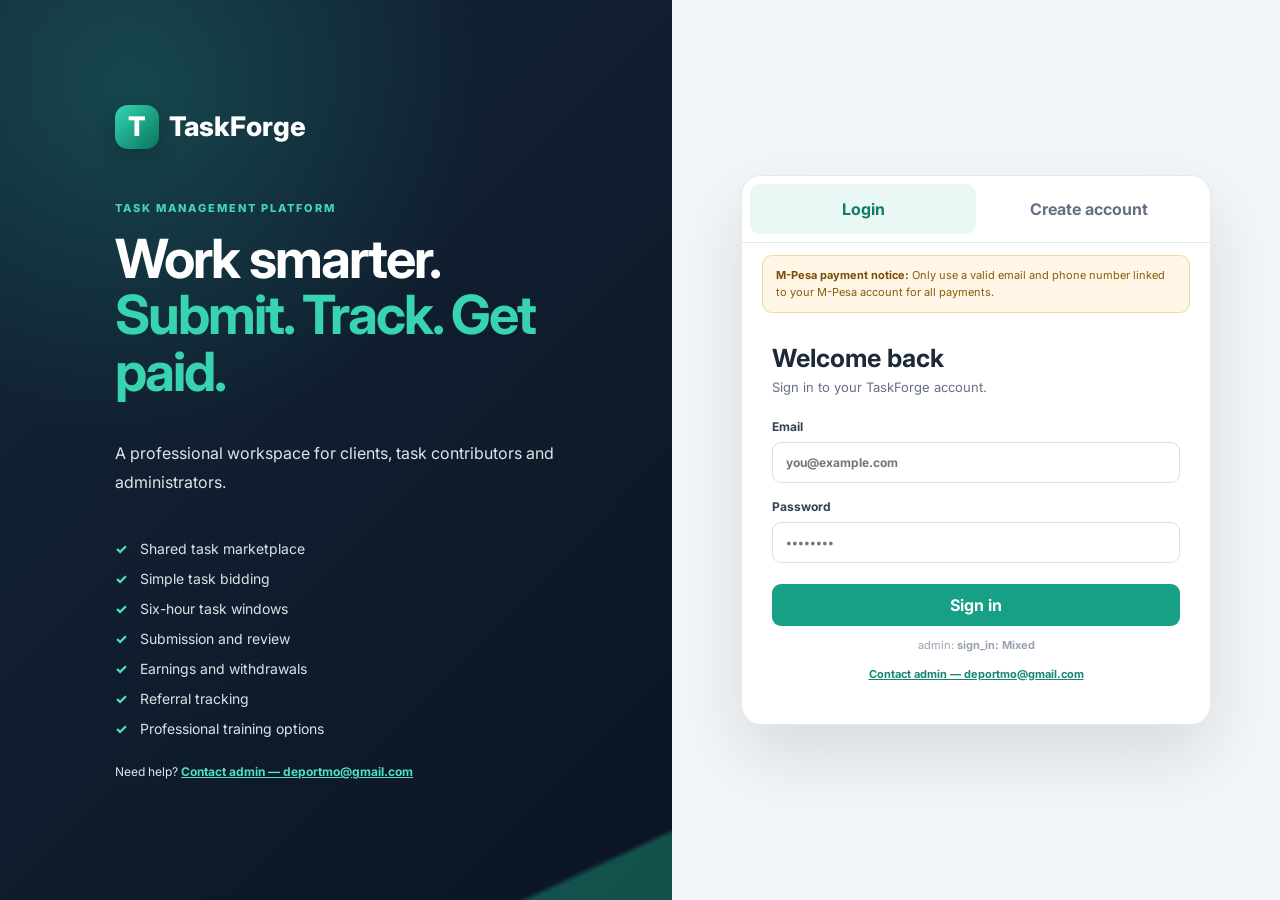
<file: TaskForge/index.html>
<!DOCTYPE html>
<html lang="en">
<head>
  <meta charset="UTF-8" />
  <meta name="viewport" content="width=device-width, initial-scale=1.0" />
  <title>TaskForge — Work & Task Management</title>
  <meta
    name="description"
    content="TaskForge professional task marketplace and submission dashboard."
  />

  <link rel="preconnect" href="https://fonts.googleapis.com">
  <link rel="preconnect" href="https://fonts.gstatic.com" crossorigin>
  <link
    href="https://fonts.googleapis.com/css2?family=Inter:wght@400;500;600;700;800&display=swap"
    rel="stylesheet"
  />

  <link rel="stylesheet" href="style.css" />
</head>

<body>

  <div id="toastRoot" class="toast-root"></div>

  <!-- =========================================================
       AUTHENTICATION
  ========================================================== -->
  <section id="authView" class="auth-shell">

    <div class="auth-brand-panel">

      <div class="brand large">
        <span class="brand-mark">T</span>
        TaskForge
      </div>

      <p class="eyebrow">TASK MANAGEMENT PLATFORM</p>

      <h1>
        Work smarter.<br>
        <span>Submit. Track. Get paid.</span>
      </h1>

      <p class="muted light">
        A professional workspace for clients, task contributors and
        administrators.
      </p>

      <div class="auth-feature-list">
        <div><span>✓</span> Shared task marketplace</div>
        <div><span>✓</span> Simple task bidding</div>
        <div><span>✓</span> Six-hour task windows</div>
        <div><span>✓</span> Submission and review</div>
        <div><span>✓</span> Earnings and withdrawals</div>
        <div><span>✓</span> Referral tracking</div>
        <div><span>✓</span> Professional training options</div>
      </div>

      <p class="muted light" style="margin-top:24px;font-size:12px">
        Need help?
        <a
          href="mailto:deportmo@gmail.com"
          style="color:#4fe0bc;font-weight:700"
        >
          Contact admin — deportmo@gmail.com
        </a>
      </p>

    </div>


    <div class="auth-card-wrap">

      <div class="auth-card">

        <div class="auth-tabs">
          <button
            class="auth-tab active"
            type="button"
            data-auth="login"
          >
            Login
          </button>

          <button
            class="auth-tab"
            type="button"
            data-auth="register"
          >
            Create account
          </button>
        </div>


        <!-- M-PESA NOTICE (shown on both login & register) -->
        <div class="auth-mpesa-notice">
          <strong>M-Pesa payment notice:</strong>
          Only use a valid email and phone number linked to your
          M-Pesa account for all payments.
        </div>


        <!-- LOGIN -->
        <form id="loginForm" class="auth-form">

          <div class="form-heading">
            <h2>Welcome back</h2>
            <p>Sign in to your TaskForge account.</p>
          </div>

          <label>
            Email
            <input
              id="loginEmail"
              type="email"
              required
              placeholder="you@example.com"
              autocomplete="email"
            >
          </label>

          <label>
            Password
            <input
              id="loginPassword"
              type="password"
              required
              placeholder="••••••••"
              autocomplete="current-password"
            >
          </label>

          <button
            class="btn primary full"
            type="submit"
          >
            Sign in
          </button>


          <p class="auth-note">
            admin:
            <b>sign_in: </b>

            <b>Mixed</b>
          </p>

          <p class="auth-note">
            <a
              href="mailto:deportmo@gmail.com"
              style="color:#16866f;font-weight:700"
            >
              Contact admin — deportmo@gmail.com
            </a>
          </p>

        </form>


        <!-- REGISTER -->
        <form id="registerForm" class="auth-form hidden">

          <div class="form-heading">
            <h2>Create your account</h2>

            <p>
              Choose a level and access the shared task marketplace.
            </p>
          </div>

          <label>
            Full name
            <input
              id="regName"
              required
              placeholder="Your full name"
            >
          </label>

          <label>
            Email
            <input
              id="regEmail"
              type="email"
              required
              placeholder="you@example.com"
              autocomplete="email"
            >
            <small class="field-hint">
              Must be lowercase and a valid email address.
            </small>
          </label>

          <label>
            M-Pesa phone number
            <input
              id="regPhone"
              required
              placeholder="+254712345678"
              inputmode="tel"
              autocomplete="tel"
            >
            <small class="field-hint">
              Format: +254 followed by 9 digits (must match your M-Pesa line).
            </small>
          </label>

          <label>
            Password
            <input
              id="regPassword"
              type="password"
              minlength="6"
              required
              placeholder="At least 6 characters"
              autocomplete="new-password"
            >
          </label>

          <label>
            Referral code
            <span class="optional">optional</span>

            <input
              id="regReferral"
              placeholder="e.g. TF8K2Q"
            >
          </label>


          <div
            class="level-picker"
            id="regLevelPicker"
          >

            <button
              type="button"
              data-level="1"
              class="level-choice active"
            >
              <b>Level 1</b>
              <span>KSh 500</span>
              <small>Payment window: 7 days</small>
            </button>

            <button
              type="button"
              data-level="2"
              class="level-choice"
            >
              <b>Level 2</b>
              <span>KSh 1,000</span>
              <small>Payment window: 3 days</small>
            </button>

            <button
              type="button"
              data-level="3"
              class="level-choice"
            >
              <b>Level 3</b>
              <span>KSh 2,000</span>
              <small>Payment window: 24 hours</small>
            </button>

          </div>


          <button
            class="btn primary full"
            type="submit"
          >
            Create account
          </button>


          <p class="auth-note">
            Registration payments remain pending until confirmed by an
            administrator. You can view marketplace tasks immediately,
            but bidding is enabled only after registration verification.
          </p>

          <p class="auth-note">
            <a
              href="mailto:deportmo@gmail.com"
              style="color:#16866f;font-weight:700"
            >
              Contact admin — deportmo@gmail.com
            </a>
          </p>

        </form>

      </div>

    </div>

  </section>


  <!-- =========================================================
       APPLICATION
  ========================================================== -->
  <section
    id="appView"
    class="app-shell hidden"
  >

    <!-- SIDEBAR -->
    <aside
      class="sidebar"
      id="sidebar"
    >

      <div class="sidebar-top">

        <div class="brand">
          <span class="brand-mark">T</span>
          TaskForge
        </div>

        <button
          class="mobile-close"
          id="closeSidebar"
          type="button"
        >
          ×
        </button>

      </div>


      <div class="profile-mini">

        <div
          class="avatar"
          id="sideAvatar"
        >
          GM
        </div>

        <div>
          <strong id="sideName">User</strong>
          <span id="sideRole">Contributor</span>
        </div>

      </div>


      <!-- USER NAVIGATION -->
      <nav
        id="userNav"
        class="nav"
      >

        <button
          class="nav-item active"
          data-page="dashboard"
          type="button"
        >
          <span>⌂</span>
          Dashboard
        </button>

        <button
          class="nav-item"
          data-page="tasks"
          type="button"
        >
          <span>▤</span>
          Available Tasks
        </button>

        <button
          class="nav-item"
          data-page="my-tasks"
          type="button"
        >
          <span>✓</span>
          My Tasks
        </button>

        <button
          class="nav-item"
          data-page="submissions"
          type="button"
        >
          <span>↥</span>
          My Submissions
        </button>

        <button
          class="nav-item"
          data-page="earnings"
          type="button"
        >
          <span>◈</span>
          Earnings & Withdrawals
        </button>

        <button
          class="nav-item"
          data-page="training"
          type="button"
        >
          <span>✎</span>
          Apply for Training
        </button>

        <button
          class="nav-item"
          data-page="upgrade"
          type="button"
        >
          <span>↑</span>
          Upgrade Level
        </button>

        <button
          class="nav-item"
          data-page="referrals"
          type="button"
        >
          <span>♧</span>
          Referrals
        </button>

        <button
          class="nav-item"
          data-page="transactions"
          type="button"
        >
          <span>↔</span>
          Transactions
        </button>

        <button
          class="nav-item"
          data-page="profile"
          type="button"
        >
          <span>◎</span>
          Profile
        </button>

        <button
          class="nav-item"
          data-page="contact"
          type="button"
        >
          <span>✉</span>
          Contact Admin
        </button>

      </nav>


      <!-- ADMIN NAVIGATION -->
      <nav
        id="adminNav"
        class="nav hidden"
      >

        <div class="nav-label">
          ADMIN
        </div>

        <button
          class="nav-item active"
          data-page="admin-dashboard"
          type="button"
        >
          <span>⌂</span>
          Admin Dashboard
        </button>

        <button
          class="nav-item"
          data-page="admin-tasks"
          type="button"
        >
          <span>▤</span>
          Manage Tasks
        </button>

        <button
          class="nav-item"
          data-page="admin-users"
          type="button"
        >
          <span>♙</span>
          Users
        </button>

        <button
          class="nav-item"
          data-page="admin-submissions"
          type="button"
        >
          <span>✓</span>
          Submissions
        </button>

        <button
          class="nav-item"
          data-page="admin-payments"
          type="button"
        >
          <span>◈</span>
          Payments
        </button>

        <button
          class="nav-item"
          data-page="admin-payment-settings"
          type="button"
        >
          <span>⚙</span>
          Payment Settings
        </button>

        <button
          class="nav-item"
          data-page="admin-referrals"
          type="button"
        >
          <span>♧</span>
          Referrals
        </button>

        <button
          class="nav-item"
          data-page="admin-transactions"
          type="button"
        >
          <span>↔</span>
          Transactions
        </button>

        <button
          class="nav-item"
          data-page="admin-training"
          type="button"
        >
          <span>✎</span>
          Training
        </button>

      </nav>


      <div class="sidebar-bottom">

        <div class="system-status">
          <span></span>
          System online
        </div>

        <button
          class="nav-item"
          id="logoutBtn"
          type="button"
        >
          <span>↪</span>
          Log out
        </button>

      </div>

    </aside>


    <!-- MAIN -->
    <main class="main-content">

      <header class="topbar">

        <button
          class="hamburger"
          id="openSidebar"
          type="button"
        >
          ☰
        </button>

        <div
          class="crumb"
          id="pageCrumb"
        >
          Dashboard
        </div>

        <div class="topbar-actions">

          <a
            class="icon-btn"
            href="mailto:deportmo@gmail.com"
            title="Contact admin — deportmo@gmail.com"
            style="display:grid;place-items:center;text-decoration:none"
          >
            ✉
          </a>

          <button
            class="icon-btn"
            id="notificationBtn"
            title="Notifications"
            type="button"
          >
            ♢
            <i id="notificationDot"></i>
          </button>


          <div class="top-user">

            <div
              class="avatar small"
              id="topAvatar"
            >
              GM
            </div>

            <div class="top-user-text">

              <b id="topName">User</b>

              <span id="topLevel">
                Level 1
              </span>

            </div>

          </div>

        </div>

      </header>


      <div
        id="pageContent"
        class="page-content"
      ></div>

    </main>

  </section>


  <!-- MODALS -->
  <div id="modalRoot"></div>


  <script src="script.js"></script>

</body>
</html>
</file>
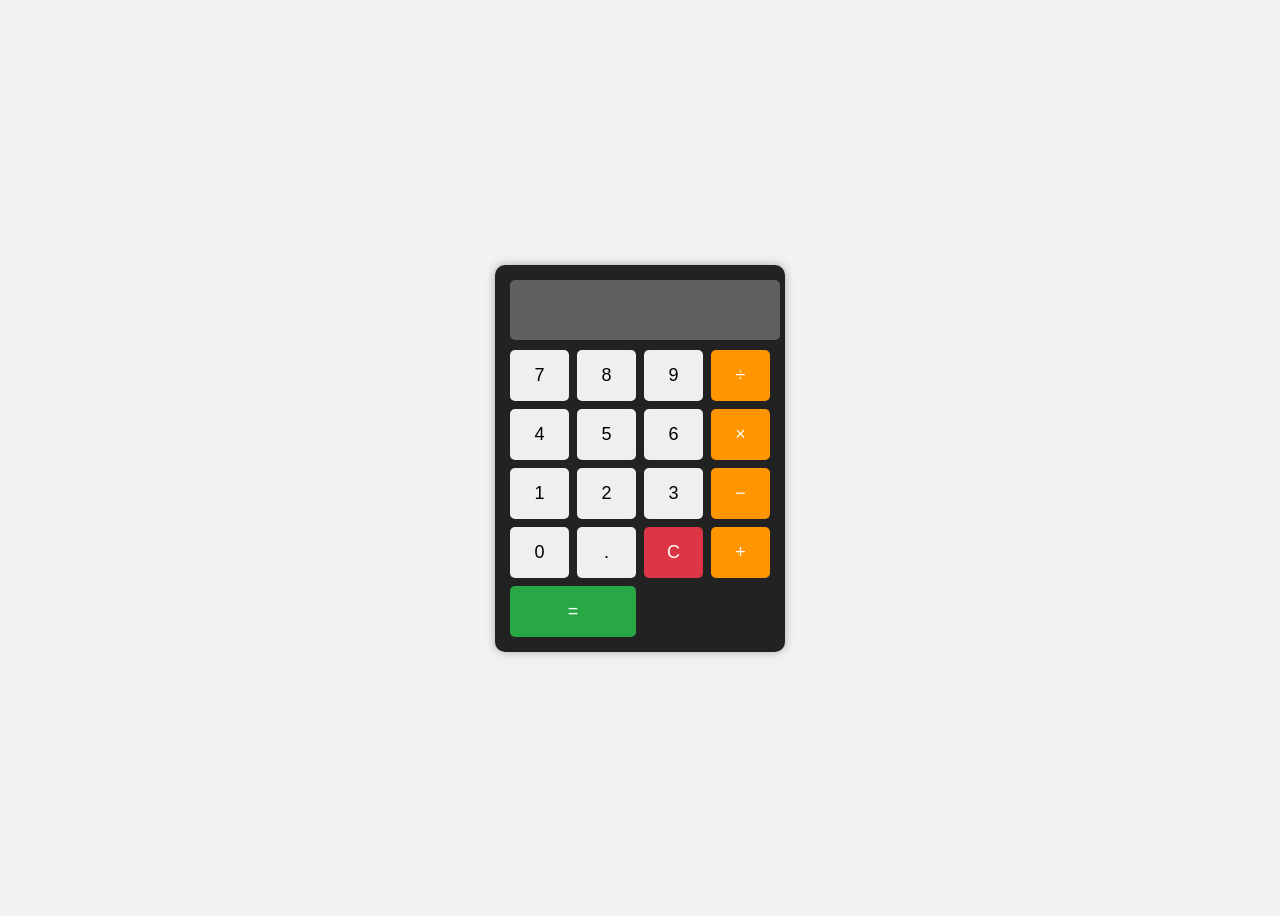
<file: PRACTICE/Calculator.html>
<!DOCTYPE html>
<html lang="en">
<head>
  <meta charset="UTF-8" />
  <meta name="viewport" content="width=device-width, initial-scale=1.0"/>
  <title>Simple Calculator</title>

  <style>
    body {
      display: flex;
      justify-content: center;
      align-items: center;
      height: 100vh;
      background: #f2f2f2;
      font-family: Arial, sans-serif;
    }

    .calculator {
      width: 260px;
      background: #222;
      padding: 15px;
      border-radius: 10px;
      box-shadow: 0 0 10px rgba(0,0,0,0.3);
    }

    #display {
      width: 100%;
      height: 50px;
      font-size: 24px;
      text-align: right;
      padding: 5px;
      margin-bottom: 10px;
      border: none;
      border-radius: 5px;
    }

    .buttons {
      display: grid;
      grid-template-columns: repeat(4, 1fr);
      gap: 8px;
    }

    button {
      padding: 15px;
      font-size: 18px;
      border: none;
      border-radius: 5px;
      cursor: pointer;
    }

    button:hover {
      opacity: 0.8;
    }

    .operator {
      background: #ff9500;
      color: white;
    }

    .equal {
      background: #28a745;
      color: white;
      grid-column: span 2;
    }

    .clear {
      background: #dc3545;
      color: white;
    }
  </style>
</head>

<body>

<div class="calculator">
  <input type="text" id="display" disabled />

  <div class="buttons">
    <button onclick="appendValue('7')">7</button>
    <button onclick="appendValue('8')">8</button>
    <button onclick="appendValue('9')">9</button>
    <button class="operator" onclick="appendValue('/')">÷</button>

    <button onclick="appendValue('4')">4</button>
    <button onclick="appendValue('5')">5</button>
    <button onclick="appendValue('6')">6</button>
    <button class="operator" onclick="appendValue('*')">×</button>

    <button onclick="appendValue('1')">1</button>
    <button onclick="appendValue('2')">2</button>
    <button onclick="appendValue('3')">3</button>
    <button class="operator" onclick="appendValue('-')">−</button>

    <button onclick="appendValue('0')">0</button>
    <button onclick="appendValue('.')">.</button>
    <button class="clear" onclick="clearDisplay()">C</button>
    <button class="operator" onclick="appendValue('+')">+</button>

    <button class="equal" onclick="calculate()">=</button>
  </div>
</div>

<script>
  let display = document.getElementById("display");

  function appendValue(value) {
    display.value += value;
  }

  function clearDisplay() {
    display.value = "";
  }

  function calculate() {
    try {
      display.value = eval(display.value);
    } catch {
      display.value = "Error";
    }
  }
</script>

</body>
</html>
</file>
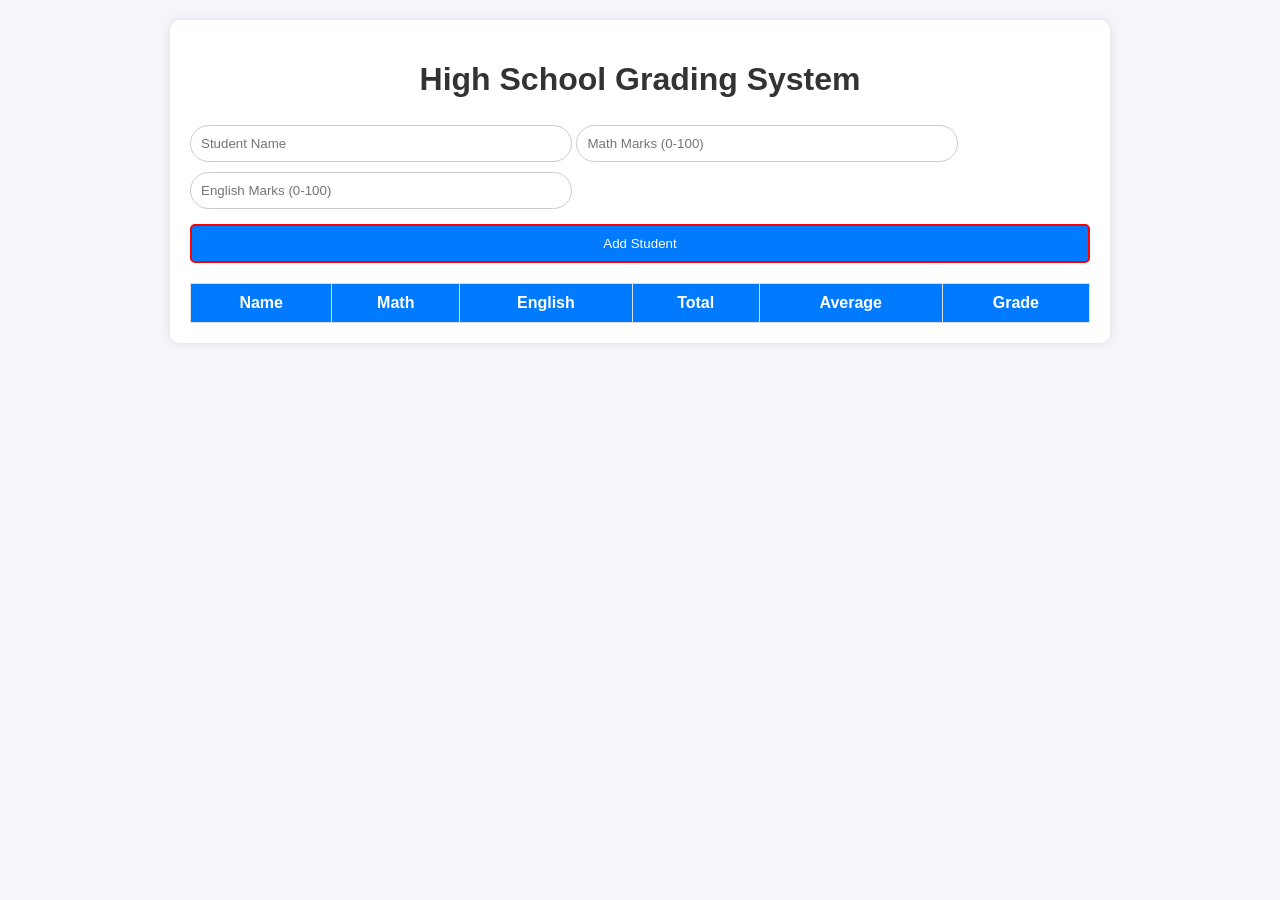
<file: PRACTICE/Grade Calculator.html>
<!DOCTYPE html>
<html lang="en">
<head>
<meta charset="UTF-8">
<meta name="viewport" content="width=device-width, initial-scale=1.0">
<title>High School Grading System</title>

<style>
    body {
        font-family: Arial, sans-serif;
        background: #f4f6f9;
        margin: 0;
        padding: 20px;
    }

    .container {
        max-width: 900px;
        margin: auto;
        background: white;
        padding: 20px;
        border-radius: 10px;
        box-shadow: 0 0 10px rgba(0,0,0,0.1);
    }

    h1 {
        text-align: center;
        color: #333;
    }

    input {
        width: 40%;
        padding: 10px;
        margin: 5px 0;
        border: 1px solid #ccc;
        border-radius: 20px;
    }

    button {
        width: 100%;
        padding: 10px;
        background: #007bff;
        color: white;
        border: 2px solid red;
        border-radius: 5px;
        cursor: pointer;
        margin-top: 10px;
    }

    button:hover {
        background: #b3005f;
    }

    table {
        width: 100%;
        margin-top: 20px;
        border-collapse: collapse;
    }

    table, th, td {
        border: 1px solid #ddd;
    }

    th, td {
        padding: 10px;
        text-align: center;
    }

    th {
        background: #007bff;
        color: white;
    }

    .grade-A { color: green; font-weight: bold; }
    .grade-B { color: blue; font-weight: bold; }
    .grade-C { color: orange; font-weight: bold; }
    .grade-D { color: purple; font-weight: bold; }
    .grade-E { color: red; font-weight: bold; }
</style>
</head>

<body>

<div class="container">
    <h1>High School Grading System</h1>

    <input type="text" id="name" placeholder="Student Name"required>
    <input type="number" id="math" placeholder="Math Marks (0-100)"required>
    <input type="number" id="english" placeholder="English Marks (0-100)"required>
    
    <button onclick="addStudent()">Add Student</button>

    <table>
        <thead >
            <tr>
                <th>Name</th>
                <th>Math</th>
                <th>English</th>
                <th>Total</th>
                <th>Average</th>
                <th>Grade</th>
            </tr>
        </thead>
        <tbody id="results"></tbody>
    </table>
</div>

<script>
function getGrade(avg) {
    if (avg >= 80) return "A";
    else if (avg >= 70) return "B";
    else if (avg >= 60) return "C";
    else if (avg >= 50) return "D";
    else return "E";
}

function addStudent() {
    let name = document.getElementById("name").value;
    let math = parseFloat(document.getElementById("math").value);
    let english = parseFloat(document.getElementById("english").value);

    if (!name || isNaN(math) || isNaN(english)) {
        alert("Please fill all fields correctly!");
        return;
    }

    let total = math + english;
    let average = total / 2;
    let grade = getGrade(average);

    let gradeClass = "grade-" + grade;

    let row = `
        <tr>
            <td>${name}</td>
            <td>${math}</td>
            <td>${english}</td>
            <td>${total}</td>
            <td>${average.toFixed(1)}</td>
            <td class="${gradeClass}">${grade}</td>
        </tr>
    `;

    document.getElementById("results").innerHTML += row;

    document.getElementById("name").value = "";
    document.getElementById("math").value = "";
    document.getElementById("english").value = "";
}
</script>

</body>
</html>
</file>
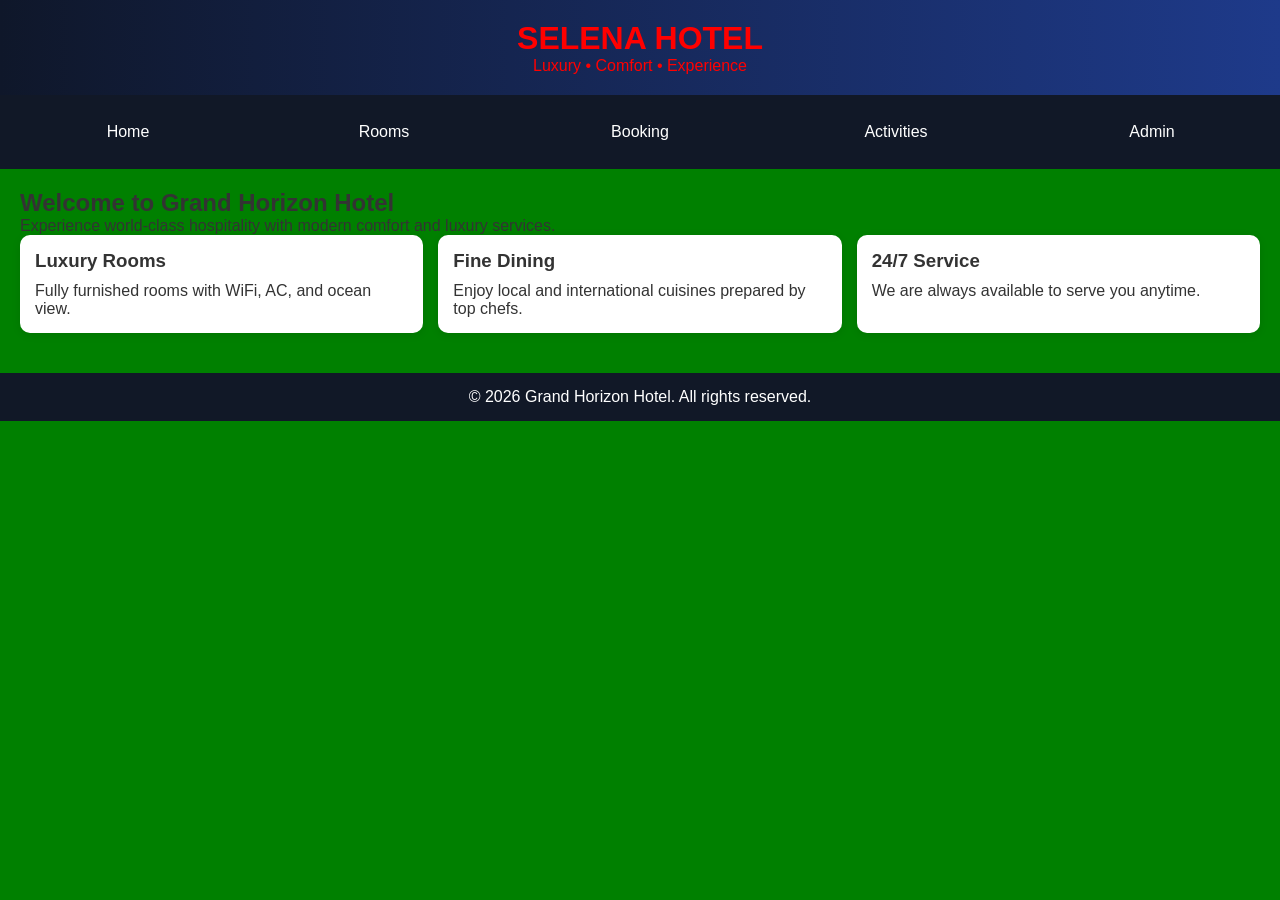
<file: PRACTICE/Hotel.html>
<!DOCTYPE html>
<html lang="en">
<head>
<meta charset="UTF-8">
<title>Bora Nishibe</title>
<meta name="viewport" content="width=device-width, initial-scale=1.0">

<style>
*{
    margin:0;
    padding:0;
    box-sizing:border-box;
    font-family: Arial, sans-serif;
}

body{
    background:GREEN;
    color:#333;
}

/* HEADER */
header{
    background:linear-gradient(to right, #0f172a, #1e3a8a);
    color:RED;
    padding:20px;
    text-align:center;
}

header h1{
    font-size:32px;
}

/* NAV */
nav{
    display:flex;
    justify-content:center;
    gap:20px;
    background:#111827;
    padding:10px;
}

nav button{
    background:none;
    border:none;
    color:white;
    cursor:pointer;
    font-size:16px;
}

nav button:hover{
    color:#60a5fa;
}

/* SECTIONS */
section{
    display:none;
    padding:20px;
}

.active{
    display:block;
}

/* CARDS */
.grid{
    display:grid;
    grid-template-columns:repeat(auto-fit,minmax(250px,1fr));
    gap:15px;
}

.card{
    background:white;
    padding:15px;
    border-radius:10px;
    box-shadow:0 2px 8px rgba(0,0,0,0.1);
}

.card h3{
    margin-bottom:10px;
}

/* FORM */
input, select, button{
    width:100%;
    padding:10px;
    margin:8px 0;
}

button{
    background:#1e3a8a;
    color:white;
    border:none;
    cursor:pointer;
    border-radius:5px;
}

button:hover{
    background:#0f172a;
}

/* FOOTER */
footer{
    text-align:center;
    padding:15px;
    background:#111827;
    color:white;
    margin-top:20px;
}
</style>
</head>

<body>

<header>
    <h1>SELENA HOTEL</h1>
    <p>Luxury • Comfort • Experience</p>
</header>

<nav>
    <button onclick="showSection('home')">Home</button>
    <button onclick="showSection('rooms')">Rooms</button>
    <button onclick="showSection('booking')">Booking</button>
    <button onclick="showSection('activities')">Activities</button>
    <button onclick="showSection('admin')">Admin</button>
</nav>

<!-- HOME -->
<section id="home" class="active">
    <h2>Welcome to Grand Horizon Hotel</h2>
    <p>Experience world-class hospitality with modern comfort and luxury services.</p>

    <div class="grid">
        <div class="card">
            <h3>Luxury Rooms</h3>
            <p>Fully furnished rooms with WiFi, AC, and ocean view.</p>
        </div>
        <div class="card">
            <h3>Fine Dining</h3>
            <p>Enjoy local and international cuisines prepared by top chefs.</p>
        </div>
        <div class="card">
            <h3>24/7 Service</h3>
            <p>We are always available to serve you anytime.</p>
        </div>
    </div>
</section>

<!-- ROOMS -->
<section id="rooms">
    <h2>Available Rooms</h2>

    <div class="grid">
        <div class="card">
            <h3>Standard Room</h3>
            <p>KES 5,000 / night</p>
        </div>

        <div class="card">
            <h3>Deluxe Room</h3>
            <p>KES 10,000 / night</p>
        </div>

        <div class="card">
            <h3>Executive Suite</h3>
            <p>KES 20,000 / night</p>
        </div>
    </div>
</section>

<!-- BOOKING -->
<section id="booking">
    <h2>Book a Room</h2>

    <input type="text" id="name" p

<input type="number" id="phone" placeholder="Phone Number">

<select id="room">
<option>Standard Room</option>
<option>Deluxe Room</option>
<option>Executive Suite</option>
</select>

<input type="date" id="date">

<button onclick="bookRoom()">Submit Booking</button>

<p id="msg"></p>
</section>

<!-- ACTIVITIES -->
<section id="activities">
<h2>Hotel Activities</h2>

<div class="grid">
<div class="card">
<h3>Swimming Pool</h3>
<p>Open 6AM - 10PM</p>
</div>

        <div class="card">
            <h3>Gym Center</h3>
            <p>Modern equipment with personal trainer</p>
        </div>

        <div class="card">
            <h3>Spa & Massage</h3>
            <p>Relaxing wellness services</p>
        </div>

        <div class="card">
            <h3>City Tours</h3>
            <p>Guided tours around the city</p>
        </div>
    </div>
</section>

<!-- ADMIN -->
<section id="admin">
    <h2>Admin Dashboard</h2>
    <p>All bookings appear below:</p>
    <div id="bookings"></div>
</section>

<footer>
    <p>© 2026 Grand Horizon Hotel. All rights reserved.</p>
</footer>

<script>
let bookings = [];

function showSection(id){
    let sections = document.querySelectorAll("section");
    sections.forEach(sec => sec.classList.remove("active"));
    document.getElementById(id).classList.add("active");

    if(id === "admin"){
        displayBookings();
    }
}

function bookRoom(){
    let name = document.getElementById("name").value;
    let phone = document.getElementById("phone").value;
    let room = document.getElementById("room").value;
    let date = document.getElementById("date").value;

    if(name === "" || phone === "" || date === ""){
        document.getElementById("msg").innerText = "Please fill all fields!";
        return;
    }

    let booking = {name, phone, room, date};
    bookings.push(booking);

    document.getElementById("msg").innerText = "Booking Successful!";
    
    document.getElementById("name").value = "";
    document.getElementById("phone").value = "";
    document.getElementById("date").value = "";
}

function displayBookings(){
    let box = document.getElementById("bookings");
    box.innerHTML = "";

    if(bookings.length === 0){
        box.innerHTML = "<p>No bookings yet.</p>";
        return;
    }

    bookings.forEach((b, index) => {
        box.innerHTML += `
            <div class="card">
                <h3>Booking ${index + 1}</h3>
                <p><b>Name:</b> ${b.name}</p>
                <p><b>Phone:</b> ${b.phone}</p>
                <p><b>Room:</b> ${b.room}</p>
                <p><b>Date:</b> ${b.date}</p>
            </div>
        `;
    });
}
</script>

</body>
</html>
</file>
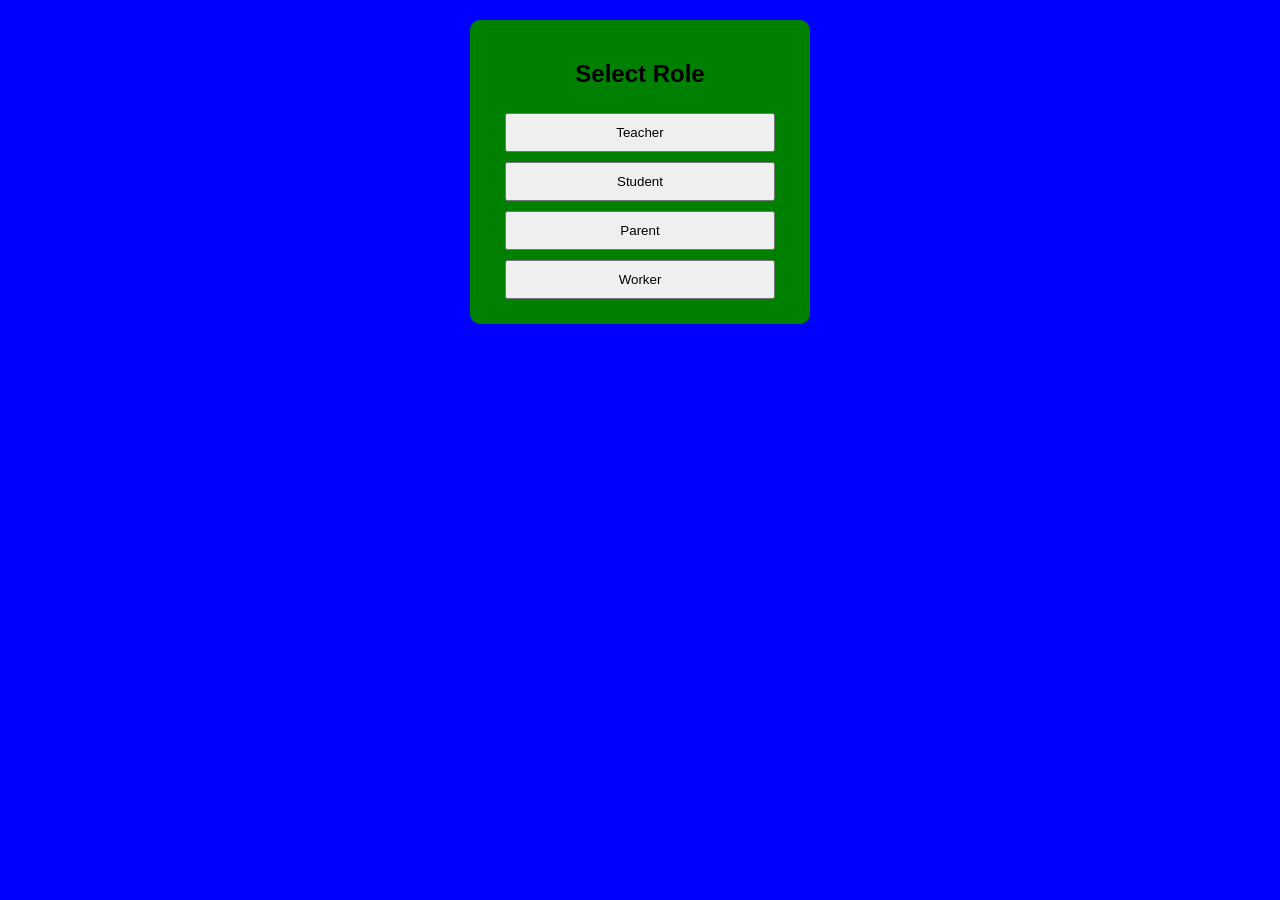
<file: PRACTICE/School web.html>
<!DOCTYPE html>
<html>
<head>
  <title>School System</title>
  <style>
    body { font-family: Arial; background:blue; text-align:center; }
    .box { background:green; padding:20px; margin:20px auto; width:300px; border-radius:10px; }
    button { padding:10px; margin:5px; width:90%; cursor:pointer; }
    input { width:90%; padding:8px; margin:5px; }
    .hidden { display:none; }
  </style>
</head>
<body>

<div id="home" class="box">
  <h2>Select Role</h2>
  <button onclick="openAuth('teacher')">Teacher</button>
  <button onclick="openAuth('student')">Student</button>
  <button onclick="openAuth('parent')">Parent</button>
  <button onclick="openAuth('worker')">Worker</button>
</div>

<!-- AUTH -->
<div id="auth" class="box hidden">
  <h3 id="roleTitle"></h3>
  <input id="phone" placeholder="Phone number"><br>
  <input id="password" type="password" placeholder="Password"><br>
  <button onclick="register()">Create Account</button>
  <button onclick="login()">Login</button>
</div>

<!-- TEACHER DASHBOARD -->
<div id="teacher" class="box hidden">
  <h3>Teacher Panel</h3>

  <input id="sPhone" placeholder="Student Phone">
  <input id="math" placeholder="Subject 1 Marks">
  <input id="eng" placeholder="Subject 2 Marks">
  <button onclick="addMarks()">Save Marks</button>

  <h4>Student Ranking</h4>
  <div id="rankings"></div>
</div>

<!-- STUDENT DASHBOARD -->
<div id="student" class="box hidden">
  <h3>Student Panel</h3>
  <div id="myData"></div>
</div>

<!-- PARENT DASHBOARD -->
<div id="parent" class="box hidden">
  <h3>Parent Panel</h3>

  <input id="pPhone" placeholder="Student Phone">
  <input id="fees" placeholder="Add Fees Paid">
  <button onclick="updateFees()">Update Fees</button>
</div>

<script>
let currentRole = "";
let currentUser = "";

// STORAGE HELPERS
function getUsers(){
  return JSON.parse(localStorage.getItem("users") || "[]");
}
function saveUsers(data){
  localStorage.setItem("users", JSON.stringify(data));
}

// OPEN AUTH
function openAuth(role){
  currentRole = role;
  document.getElementById("home").classList.add("hidden");
  document.getElementById("auth").classList.remove("hidden");
  document.getElementById("roleTitle").innerText = role.toUpperCase();
}

// REGISTER
function register(){
  let phone = document.getElementById("phone").value;
  let pass = document.getElementById("password").value;

  let users = getUsers();

  if(users.find(u => u.phone === phone)){
    alert("User already exists");
    return;
  }

  users.push({
    phone,
    password: pass,
    role: currentRole,
    marks: {},
    fees: 0
  });

  saveUsers(users);
  alert("Account created!");
}

// LOGIN
function login(){
  let phone = document.getElementById("phone").value;
  let pass = document.getElementById("password").value;

  let users = getUsers();
  let user = users.find(u => u.phone === phone && u.password === pass);

  if(!user){
    alert("Wrong login details");
    return;
  }

  currentUser = user.phone;

  document.getElementById("auth").classList.add("hidden");

  if(user.role === "teacher") loadTeacher();
  if(user.role === "student") loadStudent();
  if(user.role === "parent") loadParent();
}

// TEACHER: ADD MARKS
function addMarks(){
  let phone = document.getElementById("sPhone").value;
  let m1 = Number(document.getElementById("math").value);
  let m2 = Number(document.getElementById("eng").value);

  let users = getUsers();
  let student = users.find(u => u.phone === phone);

  if(!student){ alert("Student not found"); return; }

  student.marks = {
    subject1: m1,
    subject2: m2,
    total: m1 + m2
  };

  saveUsers(users);
  alert("Marks saved");
  showRanking();
}

// RANKING
function showRanking(){
  let users = getUsers().filter(u => u.role === "student" && u.marks.total);

  users.sort((a,b) => b.marks.total - a.marks.total);

  let html = "";
  users.forEach((u,i)=>{
    html += `<p>${i+1}. ${u.phone} - Total: ${u.marks.total}</p>`;
  });

  document.getElementById("rankings").innerHTML = html;
}

// STUDENT VIEW
function loadStudent(){
  document.getElementById("student").classList.remove("hidden");

  let users = getUsers();
  let me = users.find(u => u.phone === currentUser);

  document.getElementById("myData").innerHTML =
    `Phone: ${me.phone}<br>
     Marks: ${JSON.stringify(me.marks)}<br>
     Fees Paid: ${me.fees || 0}`;
}

// PARENT VIEW
function loadParent(){
  document.getElementById("parent").classList.remove("hidden");
}

// UPDATE FEES
function updateFees(){
  let phone = document.getElementById("pPhone").value;
  let amount = Number(document.getElementById("fees").value);

  let users = getUsers();
  let student = users.find(u => u.phone === phone);

  if(!student){ alert("Student not found"); return; }

  student.fees = (student.fees || 0) + amount;

  saveUsers(users);
  alert("Fees updated");
}

// TEACHER LOAD
function loadTeacher(){
  document.getElementById("teacher").classList.remove("hidden");
  showRanking();
}
</script>

</body>
</html>
</file>
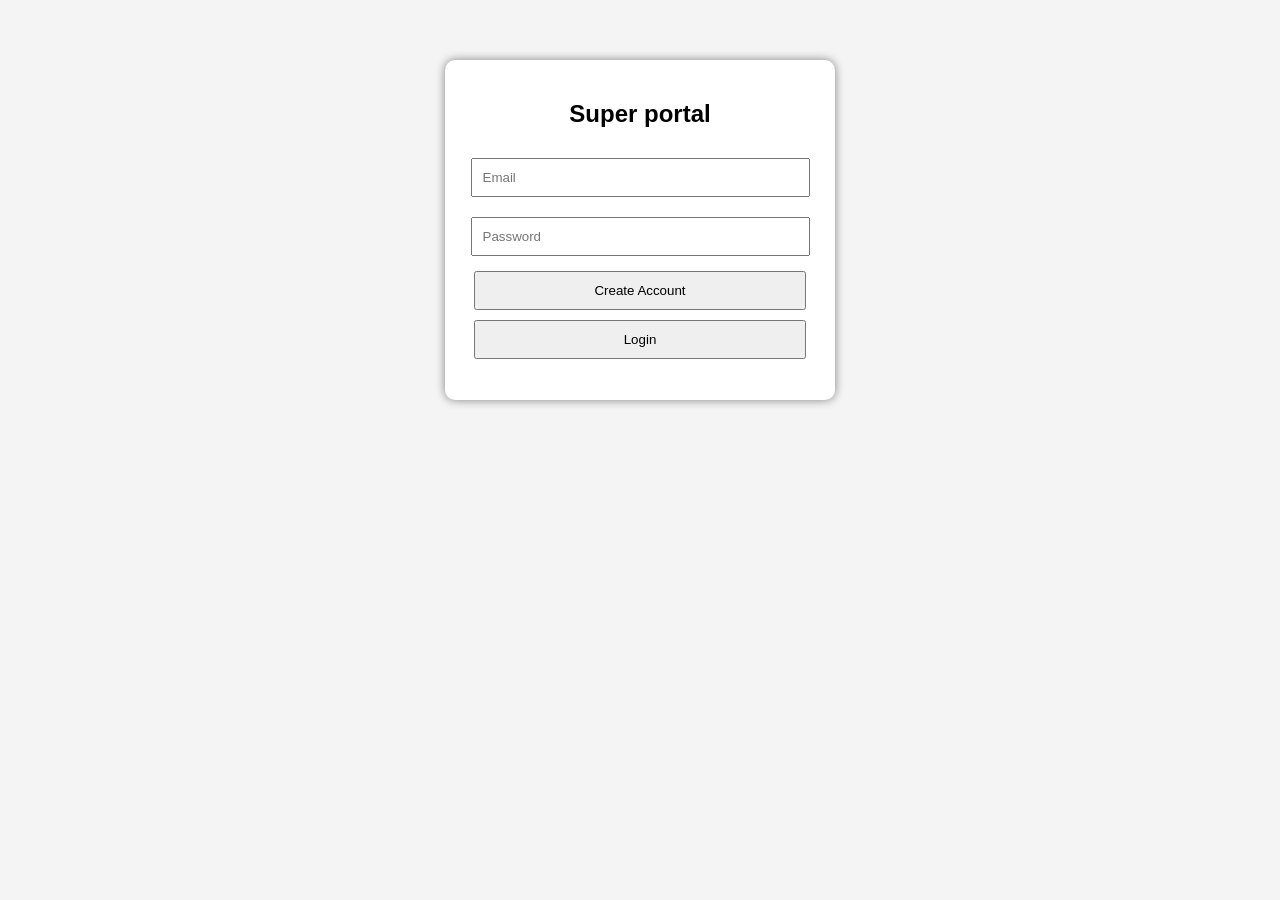
<file: PRACTICE/Super web.html>
<!DOCTYPE html>
<html lang="en">
<head>
  <meta charset="UTF-8">
  <title>Job Portal Login System</title>

  <style>
    body {
      font-family: Arial;
      background: #f4f4f4;
      margin: 0;
      text-align: center;
    }

    .container {
      width: 350px;
      margin: 60px auto;
      background: white;
      padding: 20px;
      border-radius: 10px;
      box-shadow: 0 0 10px gray;
    }

    input {
      width: 90%;
      padding: 10px;
      margin: 10px 0;
    }

    button {
      padding: 10px;
      width: 95%;
      margin: 5px 0;
      cursor: pointer;
    }

    .hidden {
      display: none;
    }

    .dashboard {
      width: 500px;
      margin: 40px auto;
    }

    .jobs button {
      width: 150px;
      margin: 10px;
      background: #222;
      color: white;
    }

    .role-box {
      margin-top: 20px;
      background: white;
      padding: 20px;
      border-radius: 10px;
    }
  </style>
</head>

<body>

<!-- LOGIN / REGISTER -->
<div class="container" id="authBox">

  <h2>Super portal</h2>

  <input type="email" id="email" placeholder="Email">
  <input type="password" id="password" placeholder="Password">

  <button onclick="register()">Create Account</button>
  <button onclick="login()">Login</button>

  <p id="msg"></p>
</div>

<!-- DASHBOARD -->
<div class="dashboard hidden" id="dashboard">

  <h2>Welcome to Job Dashboard</h2>
  <p id="userEmail"></p>

  <div class="jobs">
    <button onclick="showRole('Manager')">Manager</button>
    <button onclick="showRole('Cleaner')">Cleaner</button>
    <button onclick="showRole('Cashier')">Cashier</button>
  </div>

  <div class="role-box">
    <h3>Your Role Info</h3>
    <p id="roleText">Click a job to see your role description</p>
  </div>

  <button onclick="logout()">Logout</button>
</div>

<script>
  // REGISTER
  function register() {
    let email = document.getElementById("email").value;
    let password = document.getElementById("password").value;

    if (!email || !password) {
      document.getElementById("msg").innerText = "Fill all fields!";
      return;
    }

    let user = { email, password };

    localStorage.setItem(email, JSON.stringify(user));

    document.getElementById("msg").innerText = "Account created! Now login.";
  }

  // LOGIN
  function login() {
    let email = document.getElementById("email").value;
    let password = document.getElementById("password").value;

    let data = localStorage.getItem(email);

    if (!data) {
      document.getElementById("msg").innerText = "Account not found!";
      return;
    }

    let user = JSON.parse(data);

    if (user.password === password) {
      document.getElementById("authBox").classList.add("hidden");
      document.getElementById("dashboard").classList.remove("hidden");

      document.getElementById("userEmail").innerText = "Logged in as: " + email;
    } else {
      document.getElementById("msg").innerText = "Wrong password!";
    }
  }

  // SHOW ROLE
  function showRole(role) {
    let text = "";

    if (role === "Manager") {
      text = "You manage supermarket staff, handle reports and decisions.";
    }
    else if (role === "Cleaner") {
      text = "You clean and maintain hygiene in the supermarket.";
    }
    else if (role === "Cashier") {
      text = "You handle customer payments and receipts.";
    }

    document.getElementById("roleText").innerText = text;
  }

  // LOGOUT
  function logout() {
    document.getElementById("dashboard").classList.add("hidden");
    document.getElementById("authBox").classList.remove("hidden");
  }
</script>

</body>
</html>
</file>
<file: TaskForge/style.css>
*{
  box-sizing:border-box;
}

:root{
  --primary:#16a085;
  --primary-dark:#0e7c68;
  --accent:#1fbf9a;
  --navy:#152235;
  --ink:#1d2939;
  --muted:#667085;
  --line:#e6e9ef;
  --bg:#f5f7fa;
  --card:#fff;
  --danger:#dc4c64;
  --warning:#e69b27;
  --success:#198754;
  --info:#3c83d4;
  --shadow:0 10px 30px rgba(20,35,50,.08);
  --radius:14px;
}

html,
body{
  margin:0;
  min-height:100%;
  font-family:Inter,system-ui,-apple-system,Segoe UI,sans-serif;
  color:var(--ink);
  background:var(--bg);
}

body{
  overflow-x:hidden;
}

button,
input,
textarea,
select{
  font:inherit;
}

button{
  cursor:pointer;
}

button:disabled{
  cursor:not-allowed;
  opacity:.58;
  transform:none!important;
}

.hidden{
  display:none!important;
}

.muted{
  color:var(--muted);
}

.light{
  color:#dbe7e7;
}


/* =========================================================
   BRAND
========================================================= */

.brand{
  display:flex;
  align-items:center;
  gap:10px;
  font-weight:800;
  font-size:19px;
  color:#fff;
}

.brand.large{
  font-size:27px;
}

.brand-mark{
  width:34px;
  height:34px;
  border-radius:10px;
  display:grid;
  place-items:center;
  background:linear-gradient(135deg,#36d6b1,#08735f);
  color:#fff;
  font-weight:800;
  box-shadow:0 8px 20px rgba(0,0,0,.2);
}

.brand.large .brand-mark{
  width:44px;
  height:44px;
  border-radius:13px;
}


/* =========================================================
   AUTH
========================================================= */

.auth-shell{
  min-height:100vh;
  display:grid;
  grid-template-columns:1.05fr .95fr;
  background:#101b2b;
}

.auth-brand-panel{
  padding:10vh 9vw;
  display:flex;
  flex-direction:column;
  justify-content:center;
  background:
    radial-gradient(
      circle at 20% 10%,
      rgba(33,179,147,.25),
      transparent 36%
    ),
    linear-gradient(135deg,#14253a,#0b1522);
  position:relative;
  overflow:hidden;
}

.auth-brand-panel:after{
  content:"";
  position:absolute;
  width:440px;
  height:440px;
  right:-180px;
  bottom:-180px;
  background:
    linear-gradient(
      135deg,
      transparent 48%,
      rgba(31,191,154,.35) 49%,
      rgba(31,191,154,.35) 62%,
      transparent 63%
    );
  transform:rotate(20deg);
}

.eyebrow{
  letter-spacing:2px;
  font-size:11px;
  font-weight:800;
  color:#42d6b5;
  margin:50px 0 12px;
}

.auth-brand-panel h1{
  font-size:54px;
  line-height:1.05;
  color:#fff;
  margin:0 0 22px;
  letter-spacing:-2px;
}

.auth-brand-panel h1 span{
  color:#38d3af;
}

.auth-brand-panel>p{
  max-width:540px;
  line-height:1.8;
}

.auth-feature-list{
  display:grid;
  gap:13px;
  margin-top:28px;
  color:#d8e5e6;
  font-size:14px;
}

.auth-feature-list span{
  color:#4fe0bc;
  margin-right:9px;
  font-weight:800;
}

.auth-card-wrap{
  display:grid;
  place-items:center;
  padding:35px;
  background:#f3f6f8;
}

.auth-card{
  width:min(470px,100%);
  background:#fff;
  border:1px solid #e4e8ec;
  border-radius:20px;
  box-shadow:0 30px 70px rgba(10,25,40,.12);
  overflow:hidden;
}

.auth-tabs{
  display:flex;
  padding:8px;
  border-bottom:1px solid var(--line);
}

.auth-tab{
  border:0;
  background:none;
  padding:15px 18px;
  flex:1;
  font-weight:700;
  color:var(--muted);
  border-radius:10px;
}

.auth-tab.active{
  background:#e9f8f4;
  color:var(--primary-dark);
}

.auth-form{
  padding:30px;
}

.form-heading h2{
  margin:0 0 6px;
  font-size:25px;
}

.form-heading p{
  margin:0 0 24px;
  color:var(--muted);
  font-size:13px;
}

.auth-form label,
.form-grid label{
  display:grid;
  gap:8px;
  font-size:12px;
  font-weight:700;
  color:#344054;
  margin-bottom:16px;
}

.auth-form input,
.form-grid input,
.form-grid textarea,
.form-grid select,
.search-input{
  width:100%;
  border:1px solid #d8dee6;
  border-radius:9px;
  padding:12px 13px;
  outline:none;
  background:#fff;
  color:var(--ink);
  transition:.2s;
}

.auth-form input:focus,
.form-grid input:focus,
.form-grid textarea:focus,
.form-grid select:focus{
  border-color:#54bca8;
  box-shadow:0 0 0 4px rgba(22,160,133,.09);
}

.optional{
  font-weight:500;
  color:#98a2b3;
}

.btn{
  border:0;
  border-radius:9px;
  padding:11px 16px;
  font-weight:700;
  transition:.2s;
}

.btn:hover{
  transform:translateY(-1px);
}

.btn.primary{
  background:var(--primary);
  color:#fff;
}

.btn.primary:hover{
  background:var(--primary-dark);
}

.btn.secondary{
  background:#e8f7f3;
  color:#08715f;
}

.btn.ghost{
  background:#fff;
  color:#344054;
  border:1px solid #dfe4ea;
}

.btn.danger{
  background:#fff0f2;
  color:#b52e45;
  border:1px solid #f5ccd3;
}

.btn.warning{
  background:#fff5df;
  color:#9a650c;
}

.btn.info{
  background:#edf4ff;
  color:#2b65ad;
  border:1px solid #d8e6fb;
}

.btn.full{
  width:100%;
  margin-top:5px;
}

.auth-note{
  text-align:center;
  font-size:11px;
  color:#98a2b3;
  line-height:1.6;
}

.level-picker{
  display:grid;
  grid-template-columns:repeat(3,1fr);
  gap:8px;
  margin:5px 0 16px;
}

.level-choice{
  border:1px solid #dce2e7;
  background:#fff;
  padding:11px 7px;
  border-radius:10px;
  text-align:left;
}

.level-choice b,
.level-choice span,
.level-choice small{
  display:block;
}

.level-choice b{
  font-size:12px;
}

.level-choice span{
  font-weight:800;
  margin:4px 0;
  color:var(--primary-dark);
}

.level-choice small{
  font-size:9px;
  color:#8b95a3;
  line-height:1.3;
}

.level-choice.active{
  border-color:#28ae94;
  background:#effaf7;
  box-shadow:0 0 0 2px rgba(22,160,133,.08);
}


/* =========================================================
   APP SHELL
========================================================= */

.app-shell{
  min-height:100vh;
  display:flex;
}

.sidebar{
  position:fixed;
  left:0;
  top:0;
  bottom:0;
  width:252px;
  background:#132236;
  color:#c8d1dd;
  display:flex;
  flex-direction:column;
  z-index:20;
}

.sidebar-top{
  padding:23px 18px;
  border-bottom:1px solid rgba(255,255,255,.07);
}

.profile-mini{
  display:flex;
  align-items:center;
  gap:10px;
  padding:18px;
  border-bottom:1px solid rgba(255,255,255,.07);
}

.profile-mini strong{
  display:block;
  color:#fff;
  font-size:12px;
  white-space:nowrap;
  overflow:hidden;
  text-overflow:ellipsis;
  max-width:150px;
}

.profile-mini span{
  display:block;
  font-size:10px;
  color:#8fa1b5;
  margin-top:3px;
}

.avatar{
  width:38px;
  height:38px;
  border-radius:11px;
  background:linear-gradient(135deg,#2bc7a7,#167d6a);
  display:grid;
  place-items:center;
  color:#fff;
  font-weight:800;
  font-size:12px;
  flex:0 0 auto;
}

.avatar.small{
  width:34px;
  height:34px;
  border-radius:10px;
}

.nav{
  padding:14px 10px;
  display:grid;
  gap:4px;
  overflow:auto;
}

.nav-label{
  font-size:9px;
  font-weight:800;
  letter-spacing:1.5px;
  color:#65778e;
  padding:10px 12px 7px;
}

.nav-item{
  width:100%;
  display:flex;
  align-items:center;
  gap:12px;
  border:0;
  background:transparent;
  color:#aebdcd;
  padding:11px 12px;
  border-radius:9px;
  text-align:left;
  font-size:12px;
  font-weight:600;
}

.nav-item span{
  width:18px;
  text-align:center;
  font-size:15px;
}

.nav-item:hover{
  background:rgba(255,255,255,.06);
  color:#fff;
}

.nav-item.active{
  background:
    linear-gradient(
      90deg,
      rgba(31,191,154,.22),
      rgba(31,191,154,.06)
    );
  color:#5be1c0;
}

.sidebar-bottom{
  margin-top:auto;
  padding:10px;
  border-top:1px solid rgba(255,255,255,.07);
}

.system-status{
  font-size:10px;
  color:#8fa1b5;
  padding:9px 12px;
}

.system-status span{
  display:inline-block;
  width:7px;
  height:7px;
  background:#39d49e;
  border-radius:50%;
  margin-right:7px;
}

.mobile-close,
.hamburger{
  display:none;
}

.main-content{
  margin-left:252px;
  width:calc(100% - 252px);
  min-height:100vh;
  min-width:0;
}

.topbar{
  height:72px;
  background:#fff;
  border-bottom:1px solid var(--line);
  display:flex;
  align-items:center;
  justify-content:space-between;
  padding:0 30px;
  position:sticky;
  top:0;
  z-index:10;
}

.crumb{
  font-size:14px;
  font-weight:800;
}

.topbar-actions{
  display:flex;
  align-items:center;
  gap:18px;
}

.icon-btn{
  border:0;
  background:#f5f7f9;
  width:36px;
  height:36px;
  border-radius:9px;
  color:#5d6878;
  position:relative;
  text-decoration:none;
}

.icon-btn i{
  display:none;
  position:absolute;
  width:7px;
  height:7px;
  border-radius:50%;
  background:#ed5b70;
  top:7px;
  right:7px;
}

.top-user{
  display:flex;
  align-items:center;
  gap:9px;
}

.top-user-text b,
.top-user-text span{
  display:block;
}

.top-user-text b{
  font-size:11px;
}

.top-user-text span{
  font-size:9px;
  color:#8a95a4;
  margin-top:2px;
}


/* =========================================================
   CONTENT
========================================================= */

.page-content{
  padding:30px;
  width:100%;
  max-width:1500px;
  margin:0 auto;
}

.page-header{
  display:flex;
  justify-content:space-between;
  align-items:flex-end;
  gap:20px;
  margin-bottom:24px;
}

.page-header h1{
  margin:0;
  font-size:24px;
  letter-spacing:-.6px;
}

.page-header p{
  margin:6px 0 0;
  color:#7b8796;
  font-size:12px;
}

.cards{
  display:grid;
  grid-template-columns:repeat(4,minmax(0,1fr));
  gap:14px;
  margin-bottom:20px;
}

.stat-card{
  min-width:0;
  background:#fff;
  border:1px solid var(--line);
  border-radius:13px;
  padding:18px;
  box-shadow:var(--shadow);
}

.stat-top{
  display:flex;
  justify-content:space-between;
  align-items:center;
  color:#788596;
  font-size:11px;
  font-weight:600;
}

.stat-icon{
  width:32px;
  height:32px;
  border-radius:9px;
  background:#e9f8f4;
  color:#10856f;
  display:grid;
  place-items:center;
}

.stat-value{
  font-size:24px;
  font-weight:800;
  margin:13px 0 5px;
}

.stat-foot{
  font-size:10px;
  color:#98a2b3;
}

.stat-foot strong{
  color:#16866f;
}

.grid-2{
  display:grid;
  grid-template-columns:minmax(0,1.25fr) minmax(300px,.75fr);
  gap:18px;
}

.panel{
  background:#fff;
  border:1px solid var(--line);
  border-radius:13px;
  box-shadow:var(--shadow);
  overflow:hidden;
  min-width:0;
}

.panel-head{
  display:flex;
  align-items:center;
  justify-content:space-between;
  gap:12px;
  padding:17px 19px;
  border-bottom:1px solid var(--line);
}

.panel-head h3{
  font-size:13px;
  margin:0;
}

.panel-head span{
  font-size:10px;
  color:#8994a2;
}

.panel-body{
  padding:19px;
}


/* =========================================================
   TABLES
========================================================= */

.table-wrap{
  width:100%;
  overflow:auto;
}

.table{
  width:100%;
  border-collapse:collapse;
  font-size:11px;
}

.table th{
  text-align:left;
  background:#fafbfc;
  color:#7a8695;
  font-size:9px;
  text-transform:uppercase;
  letter-spacing:.5px;
  padding:11px 14px;
  border-bottom:1px solid var(--line);
  white-space:nowrap;
}

.table td{
  padding:13px 14px;
  border-bottom:1px solid #f0f2f5;
  vertical-align:middle;
}

.table tr:last-child td{
  border-bottom:0;
}


/* =========================================================
   BADGES
========================================================= */

.badge{
  display:inline-flex;
  align-items:center;
  border-radius:999px;
  padding:5px 8px;
  font-size:9px;
  font-weight:800;
  white-space:nowrap;
}

.badge.green{
  background:#e8f8f1;
  color:#177d5c;
}

.badge.orange{
  background:#fff3dc;
  color:#9b6814;
}

.badge.red{
  background:#ffedf0;
  color:#b8324b;
}

.badge.blue{
  background:#eaf2ff;
  color:#2b65ad;
}

.badge.gray{
  background:#eef1f4;
  color:#667085;
}

.badge.purple{
  background:#f1eaff;
  color:#7050a5;
}


/* =========================================================
   TASKS
========================================================= */

.task-list{
  display:grid;
  gap:11px;
}

.task-card{
  border:1px solid #e7eaef;
  border-radius:11px;
  padding:16px;
  display:grid;
  grid-template-columns:minmax(0,1fr) auto;
  gap:18px;
  background:#fff;
  transition:.2s;
}

.task-card:hover{
  border-color:#c8ddd8;
  box-shadow:0 8px 24px rgba(20,35,50,.05);
}

.task-title{
  font-size:13px;
  font-weight:800;
  margin-bottom:7px;
}

.task-meta{
  display:flex;
  gap:8px;
  flex-wrap:wrap;
}

.task-meta span{
  font-size:9px;
  color:#7e8a98;
  background:#f5f7f9;
  padding:5px 7px;
  border-radius:6px;
}

.task-description{
  font-size:11px;
  line-height:1.65;
  color:#697586;
  margin:8px 0 12px;
}

.pay-box{
  text-align:right;
  min-width:160px;
}

.pay-box strong{
  display:block;
  font-size:17px;
  color:#0c7c67;
}

.pay-box small{
  display:block;
  font-size:9px;
  color:#98a2b3;
  margin:3px 0 12px;
}

.task-actions{
  display:flex;
  justify-content:flex-end;
  align-items:center;
  gap:7px;
  flex-wrap:wrap;
}

.bid-countdown{
  background:#f7f9fa;
  border:1px solid #e5e9ee;
  border-radius:8px;
  padding:7px 9px;
  font-size:10px;
  font-weight:800;
  color:#344054;
  margin-bottom:8px;
}

.bid-countdown.warning{
  background:#fff8e8;
  border-color:#f1dfb7;
  color:#96630f;
}

.bid-countdown.danger{
  background:#fff0f2;
  border-color:#f4cbd2;
  color:#a63045;
}

.task-status-row{
  display:flex;
  align-items:center;
  justify-content:flex-end;
  gap:7px;
  margin-bottom:8px;
}

.task-status-label{
  font-size:9px;
  color:#8b95a3;
}

.marketplace-summary{
  display:grid;
  grid-template-columns:repeat(3,minmax(0,1fr));
  gap:10px;
  margin-bottom:15px;
}

.marketplace-stat{
  background:#fff;
  border:1px solid var(--line);
  border-radius:11px;
  padding:14px;
}

.marketplace-stat span,
.marketplace-stat strong{
  display:block;
}

.marketplace-stat span{
  font-size:9px;
  color:#8994a2;
}

.marketplace-stat strong{
  font-size:18px;
  margin-top:4px;
}

.limit-ok{
  color:var(--success)!important;
}

.limit-reached{
  color:var(--danger)!important;
}


/* =========================================================
   EMPTY / FORMS
========================================================= */

.empty{
  text-align:center;
  padding:40px 20px;
  color:#8994a2;
}

.empty strong{
  display:block;
  color:#5d6878;
  margin-bottom:5px;
}

.form-grid{
  display:grid;
  grid-template-columns:repeat(2,minmax(0,1fr));
  gap:15px;
}

.form-grid .full-col{
  grid-column:1/-1;
}

.form-grid textarea{
  min-height:120px;
  resize:vertical;
}

.filter-row{
  display:flex;
  gap:10px;
  flex-wrap:wrap;
  margin-bottom:15px;
}

.search-input{
  max-width:290px;
  padding:10px 12px;
}

.select{
  border:1px solid #d8dee6;
  border-radius:9px;
  padding:10px;
  background:#fff;
  color:#344054;
}


/* =========================================================
   NOTICES
========================================================= */

.notice{
  padding:12px 14px;
  border-radius:10px;
  background:#edf9f6;
  border:1px solid #ccece4;
  color:#176c5c;
  font-size:11px;
  line-height:1.55;
  margin-bottom:15px;
}

.notice.warning{
  background:#fff8e9;
  border-color:#f2dfb4;
  color:#825c13;
}

.notice.danger{
  background:#fff0f2;
  border-color:#f4cbd2;
  color:#9e3045;
}

.notice.info{
  background:#edf4ff;
  border-color:#d7e5fa;
  color:#2b65ad;
}


/* =========================================================
   LEVELS
========================================================= */

.level-cards{
  display:grid;
  grid-template-columns:repeat(3,minmax(0,1fr));
  gap:13px;
}

.level-card{
  border:1px solid var(--line);
  border-radius:12px;
  padding:17px;
  background:#fff;
}

.level-card h4{
  margin:0 0 7px;
}

.level-card .price{
  font-size:22px;
  font-weight:800;
  color:var(--primary-dark);
}

.level-card p{
  font-size:10px;
  color:#7c8795;
  line-height:1.5;
}


/* =========================================================
   REFERRALS
========================================================= */

.referral-box{
  background:linear-gradient(135deg,#123a37,#1a695b);
  color:#fff;
  border-radius:14px;
  padding:22px;
}

.referral-link{
  background:rgba(255,255,255,.1);
  border:1px solid rgba(255,255,255,.15);
  padding:12px;
  border-radius:9px;
  margin:15px 0;
  font-size:12px;
  word-break:break-all;
}


/* =========================================================
   MISC
========================================================= */

.tx-positive{
  color:#16866f;
  font-weight:800;
}

.tx-negative{
  color:#bd3850;
  font-weight:800;
}

.modal-backdrop{
  position:fixed;
  inset:0;
  background:rgba(12,22,34,.58);
  display:grid;
  place-items:center;
  padding:20px;
  z-index:100;
}

.modal{
  width:min(760px,100%);
  max-height:90vh;
  overflow:auto;
  background:#fff;
  border-radius:15px;
  box-shadow:0 25px 80px rgba(0,0,0,.25);
}

.modal.wide{
  width:min(1050px,100%);
}

.modal-head{
  padding:18px 20px;
  border-bottom:1px solid var(--line);
  display:flex;
  justify-content:space-between;
  align-items:center;
}

.modal-head h3{
  margin:0;
  font-size:15px;
}

.modal-close{
  border:0;
  background:#f1f3f5;
  width:30px;
  height:30px;
  border-radius:8px;
}

.modal-body{
  padding:20px;
}

.modal-foot{
  display:flex;
  justify-content:flex-end;
  gap:8px;
  padding:15px 20px;
  border-top:1px solid var(--line);
}

.mini-user{
  display:flex;
  align-items:center;
  gap:9px;
}

.mini-user .avatar{
  width:28px;
  height:28px;
  border-radius:8px;
  font-size:9px;
}

.activity{
  display:grid;
  gap:0;
}

.activity-item{
  display:grid;
  grid-template-columns:10px 1fr;
  gap:10px;
  padding:10px 0;
  border-bottom:1px solid #f0f2f4;
}

.activity-item:last-child{
  border:0;
}

.activity-dot{
  width:8px;
  height:8px;
  border-radius:50%;
  background:#2cb99a;
  margin-top:4px;
}

.activity-item b{
  font-size:10px;
}

.activity-item p{
  margin:3px 0 0;
  font-size:9px;
  color:#8994a2;
}

.kpi-strip{
  display:grid;
  grid-template-columns:repeat(3,minmax(0,1fr));
  gap:10px;
}

.kpi{
  background:#f7f9fa;
  border-radius:10px;
  padding:12px;
}

.kpi span,
.kpi b{
  display:block;
}

.kpi span{
  font-size:9px;
  color:#8b95a3;
}

.kpi b{
  font-size:16px;
  margin-top:4px;
}

.actions{
  display:flex;
  gap:7px;
  flex-wrap:wrap;
}

.pagination{
  display:flex;
  justify-content:flex-end;
  gap:6px;
  padding:15px;
}

.small-btn{
  padding:7px 9px;
  font-size:9px;
  border-radius:7px;
}

.code-pill{
  font-family:ui-monospace,SFMono-Regular,Menlo,monospace;
  background:#f0f2f5;
  padding:4px 6px;
  border-radius:6px;
  font-size:10px;
}

.footer-note{
  font-size:9px;
  color:#98a2b3;
  margin-top:20px;
  line-height:1.5;
}

.danger-text{
  color:#b8324b;
}

.success-text{
  color:#16866f;
}

.center{
  text-align:center;
}

.right{
  text-align:right;
}


/* =========================================================
   TOASTS
========================================================= */

.toast-root{
  position:fixed;
  right:20px;
  bottom:20px;
  z-index:300;
  display:grid;
  gap:9px;
  max-width:360px;
}

.toast{
  display:flex;
  align-items:center;
  gap:9px;
  background:#152235;
  color:#fff;
  border-radius:10px;
  padding:12px 14px;
  box-shadow:0 12px 30px rgba(0,0,0,.18);
  font-size:11px;
  animation:toastIn .2s ease;
}

.toast span{
  width:20px;
  height:20px;
  border-radius:50%;
  display:grid;
  place-items:center;
  background:#20b994;
  color:#fff;
  font-weight:800;
  flex:0 0 auto;
}

.toast.error span{
  background:#dc4c64;
}

.toast.info span{
  background:#3c83d4;
}

@keyframes toastIn{
  from{
    opacity:0;
    transform:translateY(8px);
  }

  to{
    opacity:1;
    transform:none;
  }
}


/* =========================================================
   RESPONSIVE
========================================================= */

@media(max-width:1100px){

  .cards{
    grid-template-columns:repeat(2,minmax(0,1fr));
  }

  .grid-2{
    grid-template-columns:1fr;
  }

}

@media(max-width:980px){

  .auth-shell{
    grid-template-columns:1fr;
  }

  .auth-brand-panel{
    display:none;
  }

  .sidebar{
    transform:translateX(-100%);
    transition:.25s;
  }

  .sidebar.open{
    transform:translateX(0);
  }

  .mobile-close{
    display:block;
    position:absolute;
    right:14px;
    top:18px;
    border:0;
    background:none;
    color:#fff;
    font-size:25px;
  }

  .main-content{
    margin-left:0;
    width:100%;
  }

  .hamburger{
    display:block;
    border:0;
    background:none;
    font-size:20px;
    margin-right:15px;
  }

  .topbar{
    justify-content:flex-start;
  }

  .topbar-actions{
    margin-left:auto;
  }

  .page-content{
    padding:24px;
  }

}

@media(max-width:750px){

  .task-card{
    grid-template-columns:1fr;
  }

  .pay-box{
    text-align:left;
    min-width:0;
  }

  .task-actions{
    justify-content:flex-start;
  }

  .marketplace-summary{
    grid-template-columns:1fr;
  }

  .form-grid,
  .level-cards{
    grid-template-columns:1fr;
  }

  .form-grid .full-col{
    grid-column:auto;
  }

  .level-picker{
    grid-template-columns:1fr;
  }

  .page-header{
    align-items:flex-start;
    flex-direction:column;
  }

}

@media(max-width:650px){

  .page-content{
    padding:18px 14px;
  }

  .topbar{
    padding:0 14px;
  }

  .top-user-text{
    display:none;
  }

  .cards{
    grid-template-columns:1fr 1fr;
  }

  .auth-card-wrap{
    padding:14px;
  }

  .auth-form{
    padding:22px;
  }

  .table{
    min-width:700px;
  }

  .modal-backdrop{
    padding:10px;
  }

  .modal{
    max-height:94vh;
  }

}

@media(max-width:430px){

  .cards{
    grid-template-columns:1fr;
  }

  .stat-value{
    font-size:21px;
  }

  .page-header h1{
    font-size:21px;
  }

  .topbar{
    height:64px;
  }

}


/* =========================================================
   ADDED FEATURES (M-Pesa notice, hints, training, referral,
   admin helpers, payment window, rejection reason)
========================================================= */

/* M-Pesa notice shown on both auth tabs */
.auth-mpesa-notice{
  margin:12px 20px 0;
  padding:11px 13px;
  background:#fff6e5;
  border:1px solid #f0d9a4;
  border-radius:10px;
  color:#8a5a0c;
  font-size:11px;
  line-height:1.55;
}

.auth-mpesa-notice strong{
  color:#7a4c05;
}

/* Field hint text under inputs */
.field-hint{
  font-size:10px;
  font-weight:500;
  color:#98a2b3;
  line-height:1.4;
}

/* Training block + picker */
.training-block{
  margin:6px 0 14px;
  padding:14px;
  border:1px solid #e2e8ee;
  border-radius:11px;
  background:#fafcfc;
}

.training-picker{
  display:grid;
  gap:8px;
}

.training-choice{
  border:1px solid #dce2e7;
  background:#fff;
  padding:12px;
  border-radius:10px;
  text-align:left;
}

.training-choice b,
.training-choice span,
.training-choice small{
  display:block;
}

.training-choice b{
  font-size:12px;
}

.training-choice span{
  font-weight:800;
  margin:4px 0;
  color:var(--primary-dark);
  font-size:11px;
}

.training-choice small{
  font-size:9.5px;
  color:#8b95a3;
  line-height:1.45;
}

.training-choice.active{
  border-color:#28ae94;
  background:#effaf7;
  box-shadow:0 0 0 2px rgba(22,160,133,.08);
}

/* Payment window / rejection blocks shown on submissions */
.payment-window-box{
  margin-top:12px;
  padding:12px 14px;
  border-radius:10px;
  background:#edf9f6;
  border:1px solid #ccece4;
  color:#176c5c;
  font-size:11px;
  line-height:1.6;
}

.payment-window-box strong{
  display:block;
  font-size:11px;
  margin-bottom:3px;
}

.rejection-box{
  margin-top:12px;
  padding:12px 14px;
  border-radius:10px;
  background:#fff0f2;
  border:1px solid #f4cbd2;
  color:#9e3045;
  font-size:11px;
  line-height:1.6;
}

.rejection-box strong{
  display:block;
  font-size:11px;
  margin-bottom:3px;
}

/* Pending referral commission pill */
.badge.pending-commission{
  background:#fff3dc;
  color:#9b6814;
}

.badge.approved-commission{
  background:#e8f8f1;
  color:#177d5c;
}

/* Admin user management helpers */
.user-credentials{
  font-family:ui-monospace,SFMono-Regular,Menlo,monospace;
  font-size:10px;
  color:#475467;
  background:#f7f9fa;
  padding:8px 10px;
  border-radius:8px;
  line-height:1.6;
  word-break:break-all;
}

.payment-method-box{
  margin-top:14px;
  padding:14px;
  border:1px dashed #ccece4;
  border-radius:11px;
  background:#f6fdfb;
  font-size:11px;
  line-height:1.7;
  color:#176c5c;
}

.payment-method-box strong{
  display:block;
  font-size:11.5px;
  margin-bottom:4px;
  color:#0e7c68;
}

.payment-method-box .code-pill{
  background:#e8f7f3;
  color:#0e7c68;
}

/* Small helper for countdown shown to admin at review */
.remaining-time-pill{
  display:inline-block;
  padding:6px 10px;
  border-radius:999px;
  background:#eef6ff;
  color:#2b65ad;
  font-size:10px;
  font-weight:800;
}


/* =========================================================
   NEW: TRAINING NOTE (Apply for Training page)
========================================================= */

.training-note{
  margin:6px 0 15px;
  padding:14px;
  border:1px solid #ccece4;
  border-radius:11px;
  background:#f6fdfb;
}

.training-note-pre{
  margin:0;
  font-family:Inter,system-ui,-apple-system,Segoe UI,sans-serif;
  font-size:11.5px;
  line-height:1.75;
  color:#176c5c;
  white-space:pre-wrap;
  word-break:break-word;
}


/* =========================================================
   NEW: ADMIN PAYMENT SETTINGS HELPERS
========================================================= */

.panel-body form .form-grid + .btn{
  margin-top:6px;
}
</file>
